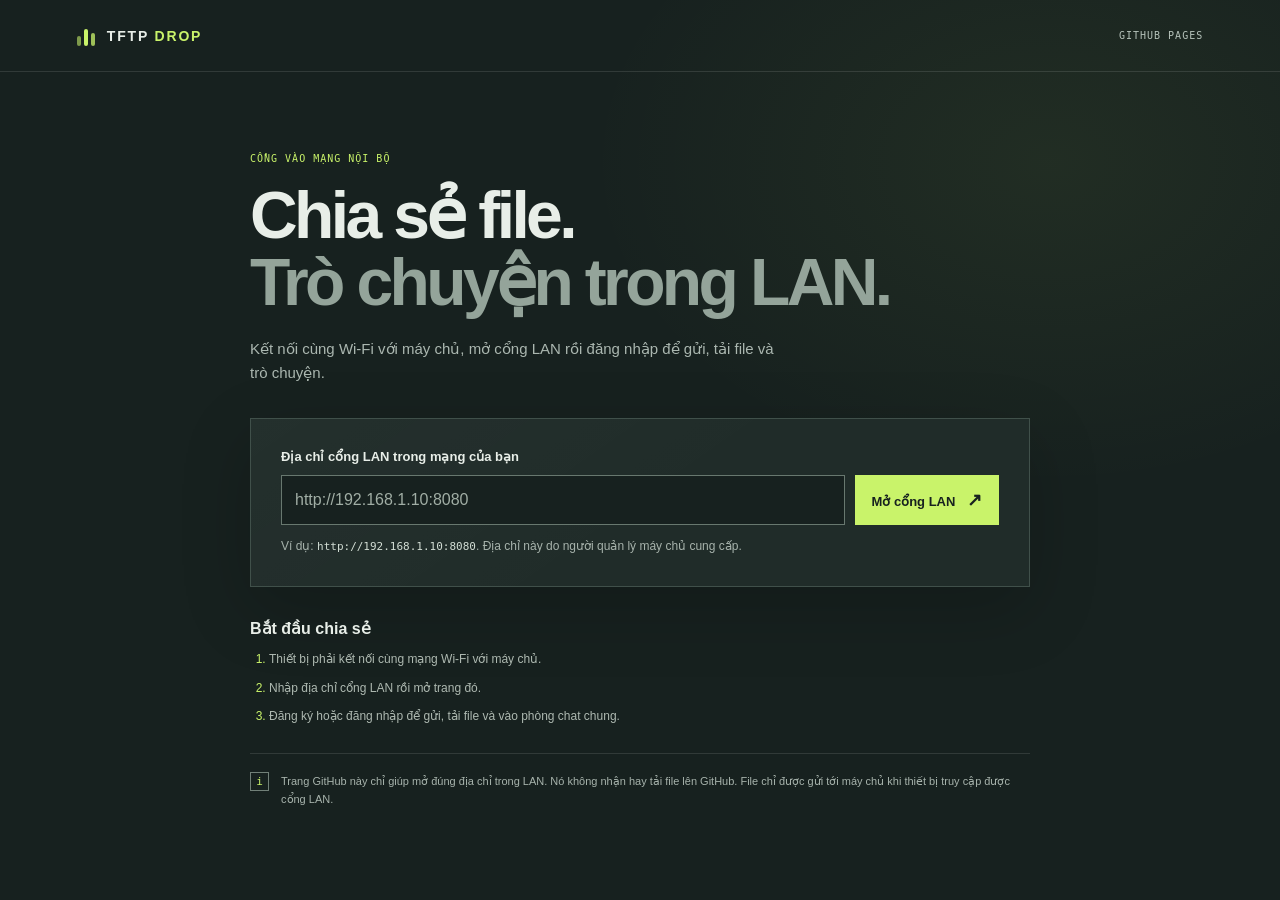
<file: site/index.html>
<!doctype html>
<html lang="vi">
  <head>
    <meta charset="utf-8">
    <meta name="viewport" content="width=device-width, initial-scale=1">
    <meta name="theme-color" content="#17211f">
    <meta name="description" content="Mở cổng file và phòng chat TFTP trong mạng Wi-Fi nội bộ của bạn.">
    <title>Cổng file & chat trong LAN · TFTP</title>
    <link rel="stylesheet" href="./site.css">
    <script src="./site.js" defer></script>
  </head>
  <body>
    <header class="topbar">
      <a class="brand" href="./" aria-label="TFTP, trang chủ">
        <span class="brand-mark" aria-hidden="true"><span></span><span></span><span></span></span>
        <span>TFTP<span class="brand-light"> DROP</span></span>
      </a>
      <span class="host-label">GITHUB PAGES</span>
    </header>

    <main>
      <section class="intro" aria-labelledby="page-title">
        <p class="eyebrow">CỔNG VÀO MẠNG NỘI BỘ</p>
        <h1 id="page-title">Chia sẻ file.<br><span>Trò chuyện trong LAN.</span></h1>
        <p class="intro-copy">
          Kết nối cùng Wi-Fi với máy chủ, mở cổng LAN rồi đăng nhập để gửi, tải file và trò chuyện.
        </p>
      </section>

      <section class="handoff" aria-label="Mở cổng file và chat nội bộ">
        <form id="lan-form" novalidate>
          <label for="lan-url">Địa chỉ cổng LAN trong mạng của bạn</label>
          <div class="field-row">
            <input
              id="lan-url"
              name="lan-url"
              type="url"
              inputmode="url"
              autocomplete="url"
              placeholder="http://192.168.1.10:8080"
              aria-describedby="address-help address-error"
              required
            >
            <button type="submit">Mở cổng LAN <span aria-hidden="true">↗</span></button>
          </div>
          <p class="help" id="address-help">
            Ví dụ: <code>http://192.168.1.10:8080</code>. Địa chỉ này do người quản lý máy chủ cung cấp.
          </p>
          <p class="error" id="address-error" role="alert" hidden></p>
        </form>

        <div class="saved-address" id="saved-address" hidden>
          <span>Địa chỉ đã lưu trên trình duyệt này</span>
          <button type="button" id="clear-address">Xóa địa chỉ</button>
        </div>
      </section>

      <section class="instructions" aria-label="Cách sử dụng">
        <h2>Bắt đầu chia sẻ</h2>
        <ol>
          <li>Thiết bị phải kết nối cùng mạng Wi-Fi với máy chủ.</li>
          <li>Nhập địa chỉ cổng LAN rồi mở trang đó.</li>
          <li>Đăng ký hoặc đăng nhập để gửi, tải file và vào phòng chat chung.</li>
        </ol>
      </section>

      <footer class="privacy-note">
        <span class="lock-mark" aria-hidden="true">i</span>
        <p>
          Trang GitHub này chỉ giúp mở đúng địa chỉ trong LAN. Nó không nhận hay tải file lên GitHub.
          File chỉ được gửi tới máy chủ khi thiết bị truy cập được cổng LAN.
        </p>
      </footer>
    </main>
  </body>
</html>
</file>
<file: site/site.css>
:root {
  color-scheme: dark;
  --ink: #17211f;
  --panel: #202c29;
  --paper: #e8eee8;
  --muted: #a7b3ac;
  --line: #40504a;
  --signal: #c9f36a;
  --signal-ink: #17211f;
  --error: #ff9a83;
  --mono: "Cascadia Code", Consolas, monospace;
  --body: "Segoe UI", Arial, sans-serif;
  --display: Bahnschrift, "Segoe UI", sans-serif;
}

* { box-sizing: border-box; }

body {
  min-width: 320px;
  min-height: 100vh;
  margin: 0;
  color: var(--paper);
  background:
    radial-gradient(ellipse at 82% 18%, rgb(201 243 106 / 6%), transparent 29rem),
    var(--ink);
  font-family: var(--body);
}

button, input { font: inherit; }
button:focus-visible, input:focus-visible, a:focus-visible {
  outline: 2px solid var(--signal);
  outline-offset: 4px;
}

.topbar {
  height: 72px;
  display: flex;
  align-items: center;
  justify-content: space-between;
  padding: 0 clamp(20px, 6vw, 88px);
  border-bottom: 1px solid rgb(232 238 232 / 12%);
}

.brand {
  display: inline-flex;
  align-items: center;
  gap: 12px;
  color: var(--paper);
  text-decoration: none;
  font: 700 14px var(--display);
  letter-spacing: .13em;
}

.brand-light { color: var(--signal); }
.brand-mark { display: flex; align-items: end; gap: 3px; height: 20px; }
.brand-mark span { width: 4px; background: var(--signal); border-radius: 2px; }
.brand-mark span:nth-child(1) { height: 10px; opacity: .58; }
.brand-mark span:nth-child(2) { height: 17px; }
.brand-mark span:nth-child(3) { height: 13px; opacity: .76; }
.host-label, .eyebrow { font-family: var(--mono); letter-spacing: .1em; }
.host-label { color: #b6c3bb; font-size: 10px; }

main {
  width: min(100% - 40px, 780px);
  margin: 0 auto;
  padding: clamp(52px, 9vh, 92px) 0 42px;
}

.eyebrow { margin: 0 0 18px; color: var(--signal); font-size: 10px; }
h1 {
  margin: 0;
  font: 600 clamp(42px, 8vw, 66px)/1.02 var(--display);
  letter-spacing: -.055em;
}
h1 span { color: #94a49a; }
.intro-copy { max-width: 530px; margin: 20px 0 32px; color: #abb7b0; font-size: 15px; line-height: 1.65; }

.handoff {
  padding: clamp(18px, 4vw, 30px);
  border: 1px solid var(--line);
  background: linear-gradient(145deg, rgb(255 255 255 / 2%), transparent 55%), var(--panel);
  box-shadow: 0 22px 70px rgb(0 0 0 / 19%);
}

label { display: block; margin-bottom: 11px; color: var(--paper); font-size: 13px; font-weight: 600; }
.field-row { display: grid; grid-template-columns: minmax(0, 1fr) auto; gap: 10px; }
input {
  min-width: 0;
  min-height: 50px;
  padding: 0 13px;
  border: 1px solid #68786f;
  border-radius: 0;
  color: var(--paper);
  background: #17211f;
}
input::placeholder { color: #a1aea5; opacity: 1; }
input[aria-invalid="true"] { border-color: var(--error); }

button {
  min-height: 50px;
  padding: 0 17px;
  border: 0;
  border-radius: 0;
  color: var(--signal-ink);
  background: var(--signal);
  font: 600 13px var(--display);
  white-space: nowrap;
  cursor: pointer;
  transition: background-color 150ms ease, transform 150ms ease;
}
button:hover { background: #d9ff87; transform: translateY(-1px); }
button:active { transform: translateY(0) scale(.99); }
button span { margin-left: 8px; font-size: 18px; }

.help { margin: 12px 0 0; color: var(--muted); font-size: 12px; line-height: 1.6; }
code { color: #d3ded5; font: 11px var(--mono); }
.error { margin: 10px 0 0; color: var(--error); font-size: 12px; line-height: 1.5; }
.saved-address { display: flex; align-items: center; justify-content: space-between; gap: 14px; margin-top: 20px; padding-top: 15px; border-top: 1px solid var(--line); color: var(--muted); font-size: 11px; }
.saved-address button { min-height: auto; padding: 5px 0; color: #d0dad2; background: transparent; font-size: 11px; }
.saved-address button:hover { color: var(--signal); transform: none; }

.instructions { margin: 32px 0 0; }
.instructions h2 { margin: 0 0 12px; font: 600 16px var(--display); }
.instructions ol { display: grid; gap: 9px; margin: 0; padding-left: 19px; color: #aeb9b1; font-size: 12px; line-height: 1.6; }
.instructions li::marker { color: var(--signal); }
.privacy-note { display: flex; gap: 12px; margin-top: 27px; padding-top: 18px; border-top: 1px solid rgb(232 238 232 / 12%); color: #a7b3ac; }
.lock-mark { flex: 0 0 auto; width: 19px; height: 19px; display: grid; place-items: center; border: 1px solid #718078; color: var(--signal); font: 11px var(--mono); }
.privacy-note p { margin: 0; font-size: 11px; line-height: 1.65; }

[hidden] { display: none !important; }

@media (max-width: 600px) {
  .topbar { height: 64px; padding: 0 20px; }
  main { width: min(100% - 32px, 780px); padding-top: 48px; }
  .field-row { grid-template-columns: 1fr; }
  .field-row button { width: 100%; }
}

@media (prefers-reduced-motion: reduce) {
  *, *::before, *::after { scroll-behavior: auto !important; transition-duration: .01ms !important; }
}
</file>
